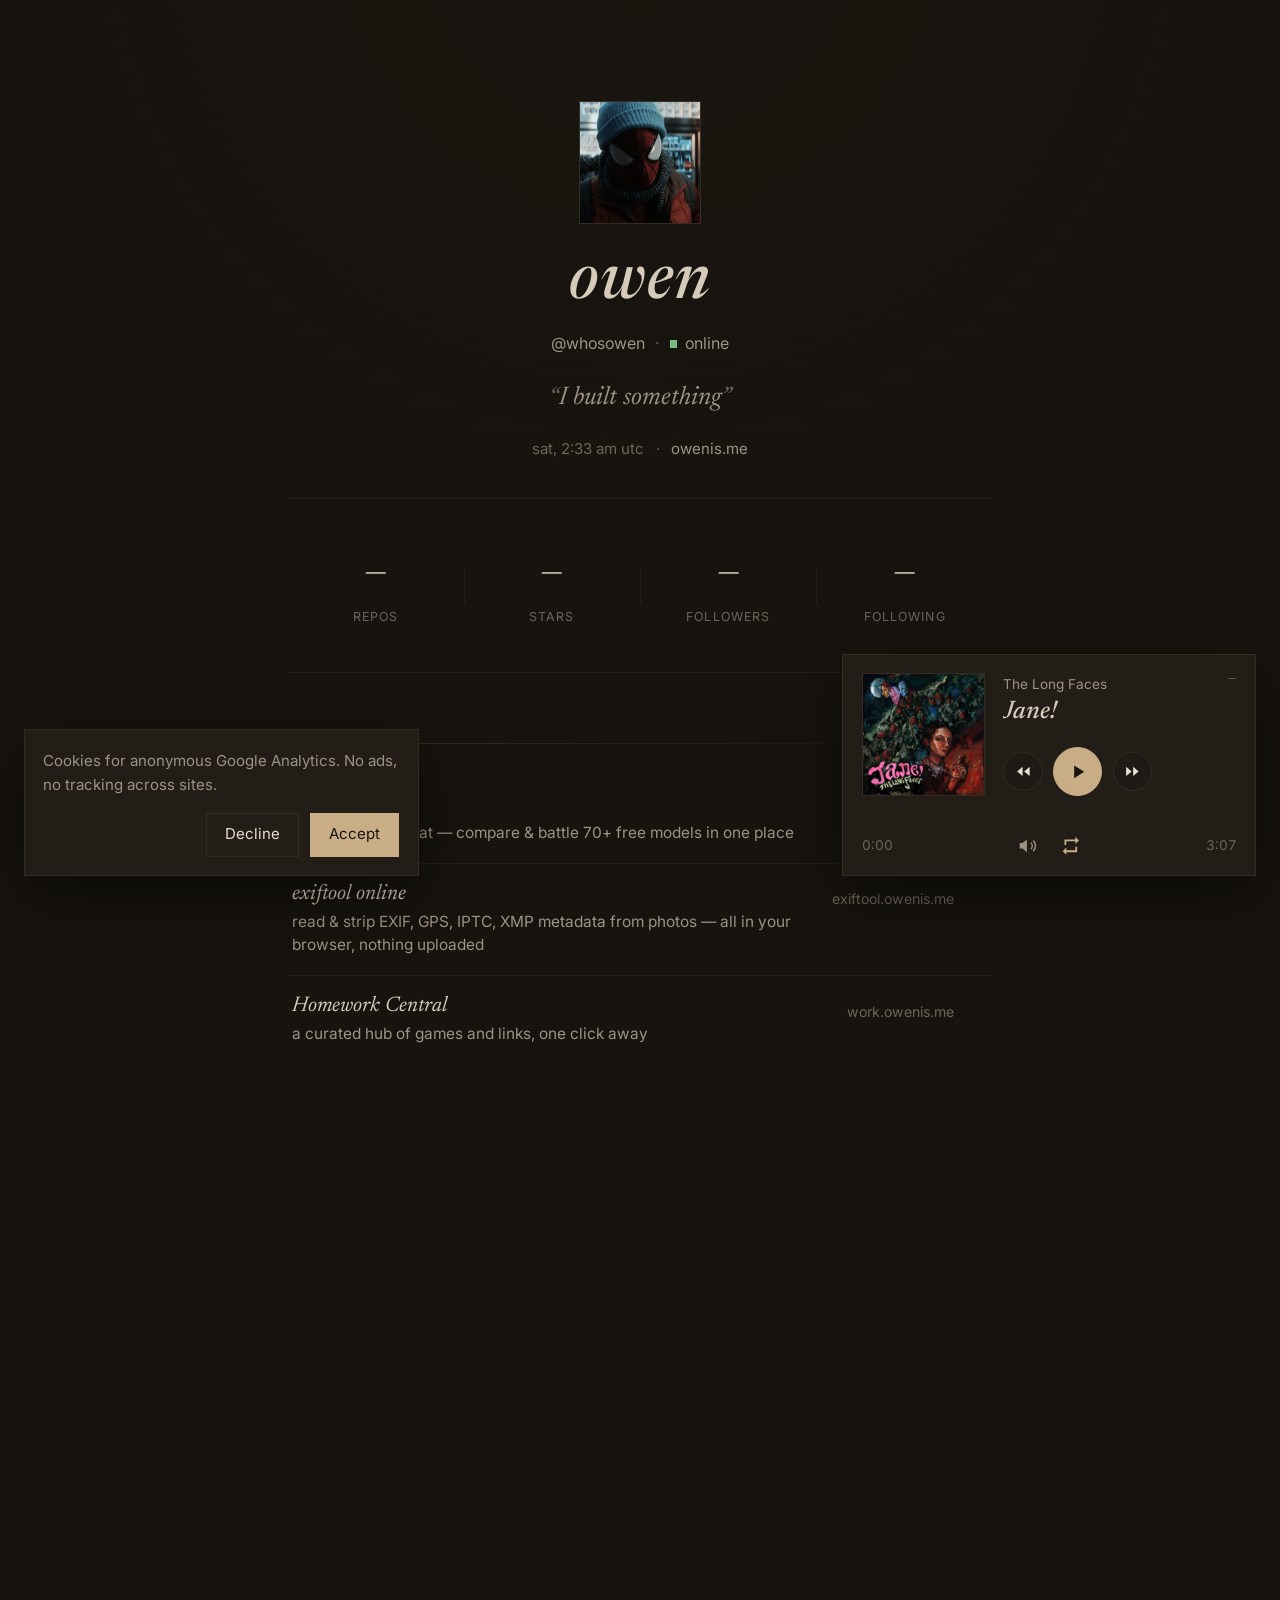
<file: index.html>
<!doctype html>
<html lang="en">
<head>
<meta charset="utf-8" />
<meta name="viewport" content="width=device-width, initial-scale=1" />
<meta name="google-adsense-account" content="ca-pub-3679522337620689" />
<title>owen</title>
<meta name="description" content="owen — owenis.me" />
<meta name="theme-color" content="#17140f" />
<meta property="og:title" content="owen" />
<meta property="og:description" content="I built something" />
<meta property="og:image" content="https://owenis.me/pfp.jpg" />
<meta property="og:url" content="https://owenis.me" />
<link rel="preconnect" href="https://fonts.googleapis.com" />
<link rel="preconnect" href="https://fonts.gstatic.com" crossorigin />
<link href="https://fonts.googleapis.com/css2?family=Newsreader:ital,opsz,wght@0,6..72,400;0,6..72,500;1,6..72,400;1,6..72,500&family=Inter:wght@400;500&display=swap" rel="stylesheet" />
<link rel="stylesheet" href="style.css?v=2" />
<link rel="icon" href="pfp.jpg" />

<!-- Google tag (gtag.js) -->
<script async src="https://www.googletagmanager.com/gtag/js?id=G-VNH9RGNSEY"></script>
<script>
  window.dataLayer = window.dataLayer || [];
  function gtag(){dataLayer.push(arguments);}
  gtag('js', new Date());

  var __cc = null;
  try { __cc = localStorage.getItem('cookie-consent'); } catch (e) {}
  gtag('consent', 'default', {
    ad_storage: 'denied',
    ad_user_data: 'denied',
    ad_personalization: 'denied',
    analytics_storage: __cc === 'accepted' ? 'granted' : 'denied'
  });

  gtag('config', 'G-VNH9RGNSEY');
</script>
</head>
<body>
<div class="grain" aria-hidden="true"></div>

<main class="wrap" id="wrap">
  <header class="head reveal">
    <div class="pfp">
      <img src="pfp.jpg" alt="owen" width="104" height="104"
           onerror="this.closest('.pfp').classList.add('empty')" />
    </div>

    <h1>owen</h1>
    <div class="sub">
      <span>@whosowen</span>
      <span class="sep">·</span>
      <span class="status"><i class="dot"></i>online</span>
    </div>
    <p class="tagline"><span class="q">“</span><span id="ticker">I built something</span><span class="q">”</span></p>
    <div class="meta">
      <span id="clock">--:--</span>
      <span class="sep">·</span>
      <a href="https://owenis.me" rel="me">owenis.me</a>
    </div>
  </header>

  <hr class="rule reveal" />

  <section class="stats reveal" aria-label="github">
    <a class="stat" href="https://github.com/immcrab?tab=repositories" target="_blank" rel="noopener">
      <b data-key="repos">—</b><span>repos</span>
    </a>
    <a class="stat" href="https://github.com/immcrab?tab=stars" target="_blank" rel="noopener">
      <b data-key="stars">—</b><span>stars</span>
    </a>
    <a class="stat" href="https://github.com/immcrab?tab=followers" target="_blank" rel="noopener">
      <b data-key="followers">—</b><span>followers</span>
    </a>
    <a class="stat" href="https://github.com/immcrab?tab=following" target="_blank" rel="noopener">
      <b data-key="following">—</b><span>following</span>
    </a>
  </section>

  <hr class="rule reveal" />

  <section class="block reveal" data-open="true">
    <button class="block-head" aria-expanded="true">
      <span class="label">projects</span><span class="hair"></span><i class="chev" aria-hidden="true"></i>
    </button>
    <div class="block-body">
      <ul class="list projects">
        <li>
          <a href="https://scribbleai.dev" target="_blank" rel="noopener">
            <span class="p-text">
              <span class="p-name">Scribble</span>
              <span class="p-desc">multi-model AI chat — compare &amp; battle 70+ free models in one place</span>
            </span>
            <span class="p-host">scribbleai.dev</span>
            <svg viewBox="0 0 24 24" class="arw" aria-hidden="true"><path d="M7 17 17 7M9 7h8v8" fill="none" stroke="currentColor" stroke-width="1.5"/></svg>
          </a>
        </li>
        <li>
          <a href="https://exiftool.owenis.me" target="_blank" rel="noopener">
            <span class="p-text">
              <span class="p-name">exiftool online</span>
              <span class="p-desc">read &amp; strip EXIF, GPS, IPTC, XMP metadata from photos — all in your browser, nothing uploaded</span>
            </span>
            <span class="p-host">exiftool.owenis.me</span>
            <svg viewBox="0 0 24 24" class="arw" aria-hidden="true"><path d="M7 17 17 7M9 7h8v8" fill="none" stroke="currentColor" stroke-width="1.5"/></svg>
          </a>
        </li>
        <li>
          <a href="https://work.owenis.me" target="_blank" rel="noopener">
            <span class="p-text">
              <span class="p-name">Homework Central</span>
              <span class="p-desc">a curated hub of games and links, one click away</span>
            </span>
            <span class="p-host">work.owenis.me</span>
            <svg viewBox="0 0 24 24" class="arw" aria-hidden="true"><path d="M7 17 17 7M9 7h8v8" fill="none" stroke="currentColor" stroke-width="1.5"/></svg>
          </a>
        </li>
      </ul>
    </div>
  </section>

  <hr class="rule reveal" />

  <section class="block reveal" data-open="true">
    <button class="block-head" aria-expanded="true">
      <span class="label">socials</span><span class="hair"></span><i class="chev" aria-hidden="true"></i>
    </button>
    <div class="block-body">
      <ul class="list">
        <li>
          <a href="https://www.tiktok.com/@owenleefans" target="_blank" rel="noopener">
            <svg viewBox="0 0 24 24" class="ic" aria-hidden="true"><path d="M12.525.02c1.31-.02 2.61-.01 3.91-.02.08 1.53.63 3.09 1.75 4.17 1.12 1.11 2.7 1.62 4.24 1.79v4.03c-1.44-.05-2.89-.35-4.2-.97-.57-.26-1.1-.59-1.62-.93-.01 2.92.01 5.84-.02 8.75-.08 1.4-.54 2.79-1.35 3.94-1.31 1.92-3.58 3.17-5.91 3.21-1.43.08-2.86-.31-4.08-1.03-2.02-1.19-3.44-3.37-3.65-5.71-.02-.5-.03-1-.01-1.49.18-1.9 1.12-3.72 2.58-4.96 1.66-1.44 3.98-2.13 6.15-1.72.02 1.48-.04 2.96-.04 4.44-.99-.32-2.15-.23-3.02.37-.63.41-1.11 1.04-1.36 1.75-.21.51-.15 1.07-.14 1.61.24 1.64 1.82 3.02 3.5 2.87 1.12-.01 2.19-.66 2.77-1.61.19-.33.4-.67.41-1.06.1-1.79.06-3.57.07-5.36.01-4.03-.01-8.05.02-12.07z"/></svg>
            <span class="l-name">tiktok</span><span class="l-handle">@owenleefans</span>
            <svg viewBox="0 0 24 24" class="arw" aria-hidden="true"><path d="M7 17 17 7M9 7h8v8" fill="none" stroke="currentColor" stroke-width="1.5"/></svg>
          </a>
        </li>
        <li>
          <a href="https://www.youtube.com/@printededitz" target="_blank" rel="noopener">
            <svg viewBox="0 0 24 24" class="ic" aria-hidden="true"><path d="M23.498 6.186a3.016 3.016 0 0 0-2.122-2.136C19.505 3.545 12 3.545 12 3.545s-7.505 0-9.377.505A3.017 3.017 0 0 0 .502 6.186C0 8.07 0 12 0 12s0 3.93.502 5.814a3.016 3.016 0 0 0 2.122 2.136c1.871.505 9.376.505 9.376.505s7.505 0 9.377-.505a3.015 3.015 0 0 0 2.122-2.136C24 15.93 24 12 24 12s0-3.93-.502-5.814zM9.545 15.568V8.432L15.818 12l-6.273 3.568z"/></svg>
            <span class="l-name">youtube</span><span class="l-handle">@printededitz</span>
            <svg viewBox="0 0 24 24" class="arw" aria-hidden="true"><path d="M7 17 17 7M9 7h8v8" fill="none" stroke="currentColor" stroke-width="1.5"/></svg>
          </a>
        </li>
        <li>
          <a href="https://github.com/immcrab" target="_blank" rel="noopener">
            <svg viewBox="0 0 24 24" class="ic" aria-hidden="true"><path d="M12 .297c-6.63 0-12 5.373-12 12 0 5.303 3.438 9.8 8.205 11.385.6.113.82-.258.82-.577 0-.285-.01-1.04-.015-2.04-3.338.724-4.042-1.61-4.042-1.61C4.422 18.07 3.633 17.7 3.633 17.7c-1.087-.744.084-.729.084-.729 1.205.084 1.838 1.236 1.838 1.236 1.07 1.835 2.809 1.305 3.495.998.108-.776.417-1.305.76-1.605-2.665-.3-5.466-1.332-5.466-5.93 0-1.31.465-2.38 1.235-3.22-.135-.303-.54-1.523.105-3.176 0 0 1.005-.322 3.3 1.23.96-.267 1.98-.399 3-.405 1.02.006 2.04.138 3 .405 2.28-1.552 3.285-1.23 3.285-1.23.645 1.653.24 2.873.12 3.176.765.84 1.23 1.91 1.23 3.22 0 4.61-2.805 5.625-5.475 5.92.42.36.81 1.096.81 2.22 0 1.606-.015 2.896-.015 3.286 0 .315.21.69.825.57C20.565 22.092 24 17.592 24 12.297c0-6.627-5.373-12-12-12"/></svg>
            <span class="l-name">github</span><span class="l-handle">@immcrab</span>
            <svg viewBox="0 0 24 24" class="arw" aria-hidden="true"><path d="M7 17 17 7M9 7h8v8" fill="none" stroke="currentColor" stroke-width="1.5"/></svg>
          </a>
        </li>
      </ul>
    </div>
  </section>

  <hr class="rule reveal" />

  <section class="block reveal" data-open="true">
    <button class="block-head" aria-expanded="true">
      <span class="label">connect</span><span class="hair"></span><i class="chev" aria-hidden="true"></i>
    </button>
    <div class="block-body">
      <ul class="list">
        <li class="row">
          <svg viewBox="0 0 24 24" class="ic" aria-hidden="true"><path d="M20.317 4.3698a19.7913 19.7913 0 0 0-4.8851-1.5152.0741.0741 0 0 0-.0785.0371c-.211.3753-.4447.8648-.6083 1.2495-1.8447-.2762-3.68-.2762-5.4868 0-.1636-.3933-.4058-.8742-.6177-1.2495a.077.077 0 0 0-.0785-.037 19.7363 19.7363 0 0 0-4.8852 1.515.0699.0699 0 0 0-.0321.0277C.5334 9.0458-.319 13.5799.0992 18.0578a.0824.0824 0 0 0 .0312.0561c2.0528 1.5076 4.0413 2.4228 5.9929 3.0294a.0777.0777 0 0 0 .0842-.0276c.4616-.6304.8731-1.2952 1.226-1.9942a.076.076 0 0 0-.0416-.1057c-.6528-.2476-1.2743-.5495-1.8722-.8923a.077.077 0 0 1-.0076-.1277c.1258-.0943.2517-.1923.3718-.2914a.0743.0743 0 0 1 .0776-.0105c3.9278 1.7933 8.18 1.7933 12.0614 0a.0739.0739 0 0 1 .0785.0095c.1202.099.246.1981.3728.2924a.077.077 0 0 1-.0066.1276 12.2986 12.2986 0 0 1-1.873.8914.0766.0766 0 0 0-.0407.1067c.3604.698.7719 1.3628 1.225 1.9932a.076.076 0 0 0 .0842.0286c1.961-.6067 3.9495-1.5219 6.0023-3.0294a.077.077 0 0 0 .0313-.0552c.5004-5.177-.8382-9.6739-3.5485-13.6604a.061.061 0 0 0-.0312-.0286zM8.02 15.3312c-1.1825 0-2.1569-1.0857-2.1569-2.419 0-1.3332.9555-2.4189 2.157-2.4189 1.2108 0 2.1757 1.0952 2.1568 2.419 0 1.3332-.9555 2.4189-2.1569 2.4189zm7.9748 0c-1.1825 0-2.1569-1.0857-2.1569-2.419 0-1.3332.9554-2.4189 2.1569-2.4189 1.2108 0 2.1757 1.0952 2.1568 2.419 0 1.3332-.946 2.4189-2.1568 2.4189z"/></svg>
          <span class="l-name">discord</span>
          <button class="copy" data-copy="whosowen"><span class="cval">@whosowen</span></button>
        </li>
        <li class="row">
          <svg viewBox="0 0 24 24" class="ic" aria-hidden="true"><path d="M3 5.5h18a1 1 0 0 1 1 1V17.5a1 1 0 0 1-1 1H3a1 1 0 0 1-1-1V6.5a1 1 0 0 1 1-1zm.7 1.8 8.3 5.6 8.3-5.6" fill="none" stroke="currentColor" stroke-width="1.6"/></svg>
          <span class="l-name">email</span>
          <button class="copy" data-copy="imcrabfr@gmail.com"><span class="cval">imcrabfr@gmail.com</span></button>
        </li>
      </ul>
    </div>
  </section>

  <hr class="rule reveal" id="act-rule" hidden />

  <section class="block reveal" id="activity" data-open="true" hidden>
    <button class="block-head" aria-expanded="true">
      <span class="label">activity</span><span class="hair"></span><i class="chev" aria-hidden="true"></i>
    </button>
    <div class="block-body">
      <ul class="feed" id="feed"></ul>
    </div>
  </section>

  <footer class="reveal">
    <a href="https://owenis.me">owenis.me</a>
    <span id="year">2026</span>
  </footer>
</main>

<div class="cc" id="cc" role="dialog" aria-label="cookie notice" hidden>
  <p class="cc-text">Cookies for anonymous Google&nbsp;Analytics. No ads, no tracking across sites.</p>
  <div class="cc-btns">
    <button class="cc-btn" id="cc-decline">Decline</button>
    <button class="cc-btn cc-accept" id="cc-accept">Accept</button>
  </div>
</div>

<div class="player" id="player" data-min="false" hidden>
  <button class="pl-mini" id="pl-mini" aria-label="minimize" title="minimize"></button>

  <div class="pl-top" id="pl-grip">
    <div class="pl-art">
      <img id="pl-art-img" src="jane-cover.jpg" alt="Jane! cover"
           onerror="this.closest('.pl-art').classList.add('empty')" />
      <span class="pl-eq" aria-hidden="true"><i></i><i></i><i></i><i></i></span>
    </div>

    <div class="pl-side">
      <span class="pl-artist">The Long Faces</span>
      <span class="pl-title">Jane!</span>
      <div class="pl-ctrls">
        <button class="pl-rb" id="pl-back" aria-label="back 10 seconds" title="−10s">
          <svg viewBox="0 0 24 24" aria-hidden="true"><path d="M11 6 4 12l7 6V6zm9 0-7 6 7 6V6z" fill="currentColor"/></svg>
        </button>
        <button class="pl-rb pl-play" id="pl-play" aria-label="play" title="play / pause">
          <svg viewBox="0 0 24 24" aria-hidden="true"><path d="M8 5v14l11-7L8 5z" fill="currentColor"/></svg>
        </button>
        <button class="pl-rb" id="pl-fwd" aria-label="forward 10 seconds" title="+10s">
          <svg viewBox="0 0 24 24" aria-hidden="true"><path d="M13 6l7 6-7 6V6zM4 6l7 6-7 6V6z" fill="currentColor"/></svg>
        </button>
      </div>
    </div>
  </div>

  <div class="pl-bottom">
    <div class="pl-seek" id="pl-seek" role="slider" aria-label="seek" tabindex="0">
      <div class="pl-seek-fill" id="pl-seek-fill"></div>
    </div>
    <div class="pl-foot">
      <span class="pl-time" id="pl-cur">0:00</span>
      <div class="pl-mid">
        <button class="pl-ib pl-mute" id="pl-mute" aria-label="mute" title="mute">
          <svg viewBox="0 0 24 24" aria-hidden="true"><path d="M11 5 6 9H3v6h3l5 4V5z" fill="currentColor"/><path class="pl-wave" d="M15.5 8.5a5 5 0 0 1 0 7M18 6a8.5 8.5 0 0 1 0 12" fill="none" stroke="currentColor" stroke-width="1.6"/><path class="pl-x" d="M16 9l5 6M21 9l-5 6" fill="none" stroke="currentColor" stroke-width="1.6"/></svg>
        </button>
        <div class="pl-vol" id="pl-vol" role="slider" aria-label="volume" tabindex="0">
          <div class="pl-vol-fill" id="pl-vol-fill"></div>
        </div>
        <button class="pl-ib pl-loop" id="pl-loop" aria-label="loop" title="loop">
          <svg viewBox="0 0 24 24" aria-hidden="true"><path d="M7 7h10v3l4-4-4-4v3H5v6h2V7zm10 10H7v-3l-4 4 4 4v-3h12v-6h-2v7z" fill="currentColor"/></svg>
        </button>
      </div>
      <span class="pl-time" id="pl-dur">0:00</span>
    </div>
  </div>

  <audio id="pl-audio" preload="metadata" loop>
    <source src="jane.mp3" type="audio/mpeg" />
    <source src="jane.ogg" type="audio/ogg" />
  </audio>
</div>

<script src="main.js"></script>
<script>
(function () {
  var cc = document.getElementById('cc');
  if (!cc) return;
  var saved = null;
  try { saved = localStorage.getItem('cookie-consent'); } catch (e) {}
  if (!saved) cc.hidden = false;

  function choose(v) {
    try { localStorage.setItem('cookie-consent', v); } catch (e) {}
    if (typeof gtag === 'function') {
      gtag('consent', 'update', {
        analytics_storage: v === 'accepted' ? 'granted' : 'denied'
      });
    }
    cc.hidden = true;
  }

  document.getElementById('cc-accept').addEventListener('click', function () { choose('accepted'); });
  document.getElementById('cc-decline').addEventListener('click', function () { choose('declined'); });
})();
</script>
</body>
</html>
</file>
<file: style.css>
:root{
  --bg:#17140f;
  --bg-2:#1e1a15;
  --panel:#221d17;
  --line:#332c22;
  --line-soft:#241f19;
  --fg:#e8dfd1;
  --fg-title:#d6ccbb;
  --fg-dim:#9c9384;
  --fg-faint:#6c6559;
  --accent:#c9ad86;
  --sans:"Inter","SF Pro Text","Segoe UI",system-ui,-apple-system,sans-serif;
  --serif:"Newsreader",Georgia,"Times New Roman",serif;
}

*{box-sizing:border-box;margin:0;padding:0;border-radius:0}

/* fluid base — everything below is in rem, so the whole page scales
   with the viewport: smaller on phones, larger on big monitors */
html{
  font-size:clamp(15px, 13.7px + 0.4vw, 19px);
  -webkit-text-size-adjust:100%;
}
::selection{background:rgba(201,173,134,.25);color:#fff}

body{
  background:var(--bg);
  color:var(--fg);
  font-family:var(--sans);
  font-size:1rem;
  line-height:1.65;
  min-height:100vh;
  min-height:100dvh;
  display:flex;
  align-items:center;
  justify-content:center;
  padding:clamp(3rem, 3rem + 5vh, 6.5rem) clamp(1.25rem, 5vw, 2.25rem);
  -webkit-font-smoothing:antialiased;
}

.grain{
  position:fixed;
  inset:0;
  pointer-events:none;
  z-index:2;
  opacity:.4;
  background:
    radial-gradient(circle at 50% -10%, rgba(201,173,134,.05), transparent 55%),
    repeating-linear-gradient(0deg, rgba(255,255,255,.012) 0 1px, transparent 1px 3px);
}

.wrap{
  width:100%;
  max-width:min(37.5rem, 94vw);
  position:relative;
  z-index:1;
}

/* ---------- header ---------- */
.head{text-align:center;display:flex;flex-direction:column;align-items:center}

.pfp{
  width:6.5rem;height:6.5rem;
  overflow:hidden;
  border:1px solid var(--line);
  background:var(--bg-2);
  margin-bottom:1.5rem;
}
.pfp img{width:100%;height:100%;object-fit:cover;display:block;filter:saturate(.96) contrast(1.02)}
.pfp.empty{background:var(--bg-2)}
.pfp.empty::after{
  content:"o";
  display:grid;place-items:center;
  width:100%;height:100%;
  font-family:var(--serif);font-style:italic;font-size:2.9rem;color:var(--accent);
}

h1{
  font-family:var(--serif);
  font-style:italic;
  font-weight:500;
  font-size:clamp(2.4rem, 1.7rem + 3.4vw, 3.3rem);
  line-height:1;
  letter-spacing:.015em;
  color:var(--fg-title);
}

.sub{
  margin-top:.9rem;
  display:flex;align-items:center;gap:.55rem;
  font-size:.85rem;color:var(--fg-dim);
}
.sub .status{display:inline-flex;align-items:center;gap:.4rem}
.sep{color:var(--fg-faint)}
.dot{
  width:.4rem;height:.4rem;
  background:#7bb98a;
  box-shadow:0 0 0 0 rgba(123,185,138,.5);
  animation:pulse 2.6s ease-out infinite;
}

.tagline{
  margin-top:1.1rem;
  font-family:var(--serif);
  font-style:italic;
  font-size:clamp(1.05rem, .9rem + .7vw, 1.35rem);
  color:var(--fg-dim);
  min-height:1.5em;
  transition:opacity .5s ease;
}
.tagline .q{color:var(--fg-faint)}

.meta{
  margin-top:.9rem;
  display:flex;align-items:center;gap:.6rem;
  font-size:.8rem;color:var(--fg-faint);
}
.meta a{color:var(--fg-dim);text-decoration:none}
.meta a:hover{color:var(--accent)}

/* ---------- rules ---------- */
.rule{border:0;height:1px;background:var(--line-soft);margin:1.9rem 0}

/* ---------- stats ---------- */
.stats{display:grid;grid-template-columns:repeat(4,1fr)}
.stat{
  text-align:center;text-decoration:none;color:var(--fg);
  padding:.5rem .35rem;position:relative;
  transition:transform .25s ease;
}
.stat + .stat::before{
  content:"";position:absolute;left:0;top:50%;
  transform:translateY(-50%);
  width:1px;height:2rem;background:var(--line-soft);
}
.stat:hover{transform:translateY(-2px)}
.stat b{
  display:block;
  font-family:var(--serif);font-weight:400;
  font-size:clamp(1.4rem, 1.1rem + 1.3vw, 1.85rem);
  color:var(--fg-title);
}
.stat span{
  display:block;font-size:.66rem;color:var(--fg-faint);
  text-transform:uppercase;letter-spacing:.09em;margin-top:.3rem;
}

/* ---------- collapsible blocks ---------- */
.block{overflow:hidden}
.block-head{
  width:100%;
  -webkit-appearance:none;appearance:none;
  background:transparent;border:0;margin:0;
  display:flex;align-items:center;gap:1rem;
  padding:.95rem .25rem .8rem;cursor:pointer;color:inherit;
  font:inherit;text-align:left;
}
.block-head:focus-visible{outline:1px solid var(--line);outline-offset:2px}
.label{
  font-family:var(--serif);
  font-style:italic;
  font-size:1.06rem;
  color:var(--fg-dim);
  letter-spacing:.01em;
  flex:none;
  transition:color .2s ease;
}
.block-head:hover .label{color:var(--fg-title)}
.hair{
  flex:1 1 auto;
  height:1px;
  background:linear-gradient(90deg,var(--line),transparent);
}
.chev{
  flex:none;
  width:.45rem;height:.45rem;
  border-right:1px solid var(--fg-faint);
  border-bottom:1px solid var(--fg-faint);
  transform:translateY(-.12rem) rotate(45deg);
  transition:transform .3s ease,border-color .2s ease;
}
.block-head:hover .chev{border-color:var(--fg-dim)}
.block[data-open="false"] .chev{transform:translateY(0) rotate(-45deg)}

.block-body{
  overflow:hidden;
  transition:max-height .4s cubic-bezier(.4,0,.2,1),opacity .3s ease;
}
.block[data-open="false"] .block-body{max-height:0 !important;opacity:0}

/* ---------- lists ---------- */
.list{list-style:none;padding-bottom:.5rem}
.list li{border-bottom:1px solid var(--line-soft)}
.list li:last-child{border-bottom:0}

.list a,.row{
  display:flex;align-items:center;gap:.9rem;
  padding:.95rem .25rem;text-decoration:none;color:var(--fg);
}
.list a{transition:padding .25s ease,color .2s ease}
.list a:hover{padding-left:.75rem;color:var(--fg-title)}

.ic{width:1.06rem;height:1.06rem;fill:currentColor;color:var(--fg-dim);flex:none;transition:color .2s ease}
.list a:hover .ic{color:var(--accent)}

.l-name{font-size:.9rem}
.l-handle{margin-left:auto;color:var(--fg-dim);font-size:.82rem}
.arw{
  width:.82rem;height:.82rem;color:var(--fg-faint);flex:none;
  opacity:0;transform:translate(-3px,3px);
  transition:opacity .2s ease,transform .2s ease;
}
.list a:hover .arw{opacity:1;transform:none;color:var(--accent)}

.row .l-name{
  font-size:.7rem;color:var(--fg-faint);
  text-transform:uppercase;letter-spacing:.1em;
}
.copy{
  margin-left:auto;background:none;
  border:1px solid var(--line);color:var(--fg);
  font:inherit;font-size:.82rem;padding:.38rem .75rem;cursor:pointer;
  transition:border-color .2s ease,color .2s ease;
}
.copy:hover{border-color:var(--accent);color:var(--accent)}
.copy.done{border-color:#7bb98a;color:#7bb98a}

/* ---------- projects ---------- */
.projects a{align-items:flex-start;padding:1rem .25rem;gap:1rem}
.p-text{display:flex;flex-direction:column;gap:.2rem;min-width:0}
.p-name{
  font-family:var(--serif);font-style:italic;font-size:1.13rem;
  color:var(--fg-title);line-height:1.1;
}
.p-desc{font-size:.82rem;color:var(--fg-dim);line-height:1.5}
.p-host{
  margin-left:auto;flex:none;
  font-size:.75rem;color:var(--fg-faint);
  padding-top:.25rem;white-space:nowrap;
  transition:color .2s ease;
}
.projects a:hover .p-host{color:var(--accent)}
.projects a:hover{padding-left:.75rem}
.projects .arw{align-self:flex-start;margin-top:.25rem}

/* ---------- activity feed ---------- */
.feed{list-style:none;padding-bottom:.5rem}
.feed li{
  display:flex;justify-content:space-between;gap:.9rem;
  padding:.7rem .25rem;
  border-bottom:1px solid var(--line-soft);
  font-size:.82rem;color:var(--fg-dim);
}
.feed li:last-child{border-bottom:0}
.feed .ev{color:var(--fg)}
.feed .ev b{font-weight:500;color:var(--fg-title)}
.feed .ago{color:var(--fg-faint);white-space:nowrap;font-size:.75rem}

/* ---------- footer ---------- */
footer{
  display:flex;justify-content:space-between;
  margin-top:1.9rem;padding-top:1.25rem;
  border-top:1px solid var(--line-soft);
  font-size:.75rem;color:var(--fg-faint);
}
footer a{color:var(--fg-faint);text-decoration:none}
footer a:hover{color:var(--fg-dim)}

/* ---------- 404 ---------- */
.nf{text-align:center;display:flex;flex-direction:column;align-items:center;gap:1.1rem}
.nf .code{
  font-family:var(--serif);font-style:italic;font-weight:500;
  font-size:clamp(3.5rem, 2rem + 9vw, 7rem);
  line-height:1;color:var(--fg-title);
}
.nf p{font-family:var(--serif);font-style:italic;font-size:clamp(1.05rem,.9rem+.7vw,1.35rem);color:var(--fg-dim)}
.nf a{
  margin-top:.4rem;
  font-size:.8rem;letter-spacing:.14em;text-transform:uppercase;
  color:var(--fg-dim);text-decoration:none;
  border:1px solid var(--line);padding:.6rem 1.1rem;
  transition:border-color .2s ease,color .2s ease;
}
.nf a:hover{border-color:var(--accent);color:var(--accent)}

/* ---------- reveal ---------- */
.reveal{
  opacity:0;transform:translateY(1rem);
  transition:opacity .6s ease,transform .6s cubic-bezier(.2,.7,.2,1);
}
.reveal.in{opacity:1;transform:none}

@keyframes pulse{
  0%{box-shadow:0 0 0 0 rgba(123,185,138,.4)}
  70%{box-shadow:0 0 0 .5rem rgba(123,185,138,0)}
  100%{box-shadow:0 0 0 0 rgba(123,185,138,0)}
}

/* ---------- small-screen layout tweaks (sizes already fluid) ---------- */
@media (max-width:480px){
  .feed li{flex-direction:column;gap:.15rem}
  .projects a{flex-wrap:wrap}
  .p-host{margin-left:0;padding-top:.15rem}
  .projects .arw{display:none}
  .stat span{letter-spacing:.04em}
}

@media (prefers-reduced-motion:reduce){
  *{animation:none !important;transition-duration:.001ms !important}
  .reveal{opacity:1;transform:none}
}

/* ---------- music player ---------- */
.player{
  position:fixed;
  left:var(--pl-x,auto);
  top:var(--pl-y,auto);
  right:1.25rem;
  bottom:1.25rem;
  z-index:5;
  width:min(22rem,calc(100vw - 2rem));
  background:var(--panel);
  border:1px solid var(--line);
  box-shadow:0 1rem 3rem rgba(0,0,0,.5);
  font-family:var(--sans);
  user-select:none;
  opacity:0;
  transform:translateY(.6rem);
  animation:pl-in .5s ease forwards;
}
@keyframes pl-in{to{opacity:1;transform:none}}

/* --- top: art + track + round controls --- */
.pl-top{
  display:flex;gap:1rem;
  padding:1rem 1rem .9rem;
  cursor:grab;
}
.pl-top:active{cursor:grabbing}

.pl-art{
  position:relative;flex:none;
  width:6.5rem;height:6.5rem;
  overflow:hidden;
  border:1px solid var(--line);
  background:var(--bg-2);
}
.pl-art img{width:100%;height:100%;object-fit:cover;display:block;filter:saturate(.96) contrast(1.02)}
.pl-art.empty img{display:none}
.pl-art.empty::after{
  content:"♪";
  position:absolute;inset:0;display:grid;place-items:center;
  font-family:var(--serif);font-style:italic;font-size:2rem;color:var(--accent);
}

.pl-eq{
  position:absolute;left:.4rem;bottom:.4rem;
  display:flex;align-items:flex-end;gap:2px;height:.85rem;
  padding:.2rem;background:rgba(0,0,0,.45);
}
.pl-eq i{
  width:2px;background:var(--accent);height:30%;
  animation:pl-eq .9s ease-in-out infinite;
}
.pl-eq i:nth-child(2){animation-delay:.15s}
.pl-eq i:nth-child(3){animation-delay:.3s}
.pl-eq i:nth-child(4){animation-delay:.45s}
@keyframes pl-eq{0%,100%{height:25%}50%{height:100%}}
.player.paused .pl-eq{opacity:0}

.pl-side{display:flex;flex-direction:column;min-width:0;flex:1 1 auto}
.pl-artist{
  font-size:.72rem;color:var(--fg-dim);
  white-space:nowrap;overflow:hidden;text-overflow:ellipsis;
}
.pl-title{
  font-family:var(--serif);font-style:italic;font-weight:500;
  font-size:1.35rem;line-height:1.15;color:var(--fg-title);
  margin-top:.1rem;
  white-space:nowrap;overflow:hidden;text-overflow:ellipsis;
}

.pl-ctrls{display:flex;align-items:center;gap:.55rem;margin-top:auto;padding-top:.6rem}
.pl-rb{
  -webkit-appearance:none;appearance:none;
  display:grid;place-items:center;
  width:2.1rem;height:2.1rem;border-radius:50%;
  background:var(--bg-2);border:1px solid var(--line);
  color:var(--fg);cursor:pointer;flex:none;
  transition:border-color .2s ease,color .2s ease,background .2s ease;
}
.pl-rb svg{width:1rem;height:1rem}
.pl-rb:hover{border-color:var(--accent);color:var(--accent)}
.pl-play{width:2.6rem;height:2.6rem;background:var(--accent);border-color:var(--accent);color:#17140f}
.pl-play svg{width:1.15rem;height:1.15rem}
.pl-play:hover{background:var(--fg-title);border-color:var(--fg-title);color:#17140f}

/* --- minimize --- */
.pl-mini{
  position:absolute;top:.55rem;right:.55rem;z-index:2;
  -webkit-appearance:none;appearance:none;
  width:1.4rem;height:1.4rem;
  background:transparent;border:1px solid var(--line-soft);
  color:var(--fg-faint);cursor:pointer;line-height:1;
  transition:border-color .2s ease,color .2s ease;
}
.pl-mini::before{content:"–";display:grid;place-items:center;width:100%;height:100%}
.pl-mini:hover{border-color:var(--accent);color:var(--accent)}
.player[data-min="true"] .pl-mini::before{content:"+"}
.player[data-min="true"]{width:min(15rem,calc(100vw - 2rem))}
.player[data-min="true"] .pl-bottom{display:none}
.player[data-min="true"] .pl-top{padding-bottom:1rem}
.player[data-min="true"] .pl-art{width:2.6rem;height:2.6rem}
.player[data-min="true"] .pl-ctrls{display:none}
.player[data-min="true"] .pl-title{font-size:1.05rem}

/* --- bottom: seek + times + mid controls --- */
.pl-bottom{padding:.2rem 1rem 1rem}

.pl-seek,.pl-vol{
  background:var(--line-soft);cursor:pointer;position:relative;
}
.pl-seek{height:.4rem;margin-bottom:.55rem}
.pl-seek-fill,.pl-vol-fill{
  position:absolute;left:0;top:0;bottom:0;
  background:var(--accent);width:0;
}
.pl-seek:focus-visible,.pl-vol:focus-visible{outline:1px solid var(--accent);outline-offset:2px}

.pl-foot{display:flex;align-items:center;gap:.7rem}
.pl-time{font-size:.72rem;color:var(--fg-faint);flex:none;font-variant-numeric:tabular-nums}
.pl-mid{display:flex;align-items:center;gap:.55rem;flex:1 1 auto;justify-content:center}

.pl-ib{
  -webkit-appearance:none;appearance:none;
  background:transparent;border:0;padding:0;cursor:pointer;
  color:var(--fg-dim);flex:none;display:grid;place-items:center;
  transition:color .2s ease;
}
.pl-ib svg{width:1.15rem;height:1.15rem;display:block}
.pl-ib:hover{color:var(--accent)}
.pl-mute .pl-x{display:none}
.pl-mute.off{color:var(--fg-faint)}
.pl-mute.off .pl-wave{display:none}
.pl-mute.off .pl-x{display:block}
.pl-loop{color:var(--fg-faint)}
.pl-loop.on{color:var(--accent)}

.pl-vol{height:.35rem;max-width:5rem}

@media (max-width:480px){
  .player{right:.75rem;bottom:.75rem;left:auto !important;top:auto !important}
}

/* ---------- cookie consent ---------- */
.cc{
  position:fixed;
  left:1.25rem;
  bottom:1.25rem;
  z-index:6;
  width:min(21rem,calc(100vw - 2.5rem));
  background:var(--panel);
  border:1px solid var(--line);
  box-shadow:0 1rem 3rem rgba(0,0,0,.5);
  padding:1rem;
  font-family:var(--sans);
  opacity:0;
  transform:translateY(.6rem);
  animation:pl-in .5s ease forwards;
}
.cc-text{font-size:.8rem;color:var(--fg-dim);line-height:1.55}
.cc-btns{display:flex;gap:.6rem;margin-top:.9rem;justify-content:flex-end}
.cc-btn{
  -webkit-appearance:none;appearance:none;
  background:none;border:1px solid var(--line);color:var(--fg);
  font:inherit;font-size:.8rem;padding:.45rem .95rem;cursor:pointer;
  transition:border-color .2s ease,color .2s ease,background .2s ease;
}
.cc-btn:hover{border-color:var(--accent);color:var(--accent)}
.cc-accept{background:var(--accent);border-color:var(--accent);color:#17140f}
.cc-accept:hover{background:var(--fg-title);border-color:var(--fg-title);color:#17140f}

@media (max-width:480px){
  .cc{left:.75rem;right:.75rem;bottom:.75rem;width:auto}
  .cc:not([hidden]) ~ .player{bottom:calc(.75rem + 9rem)}
}
</file>
